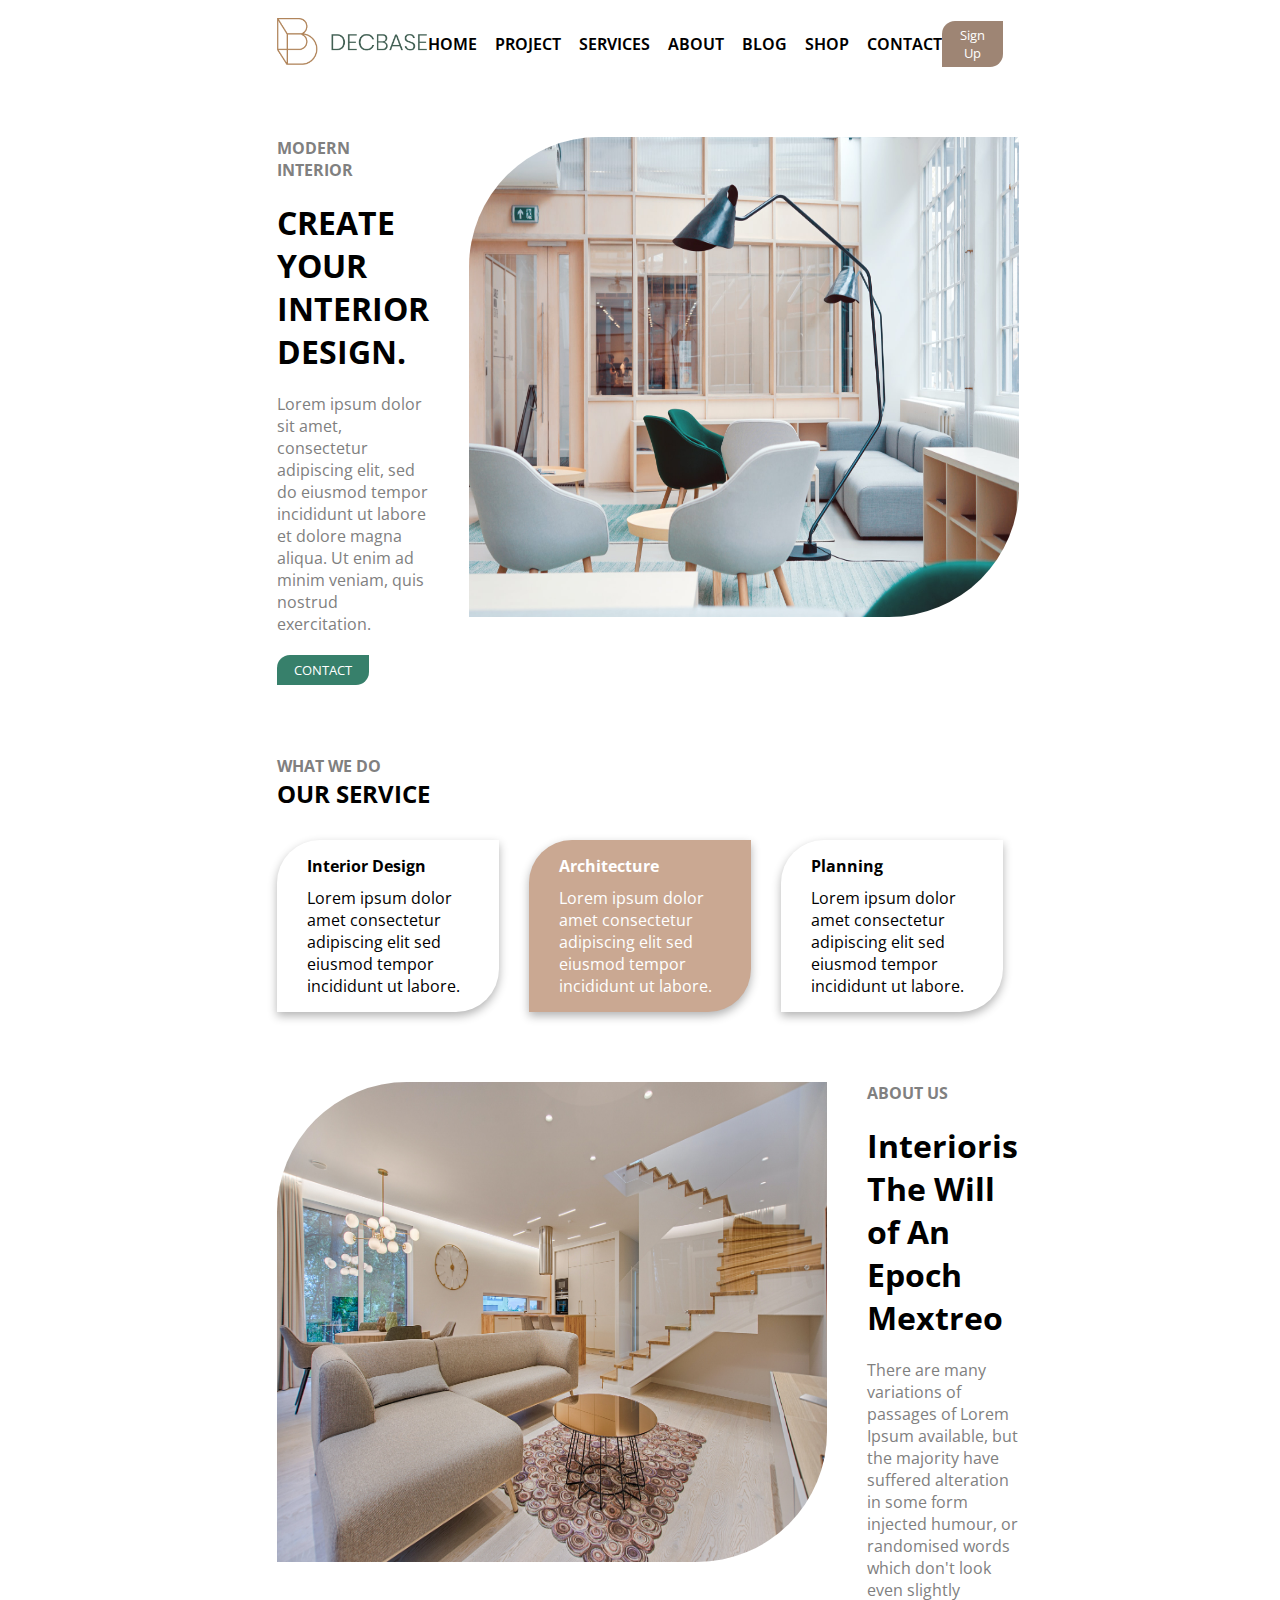
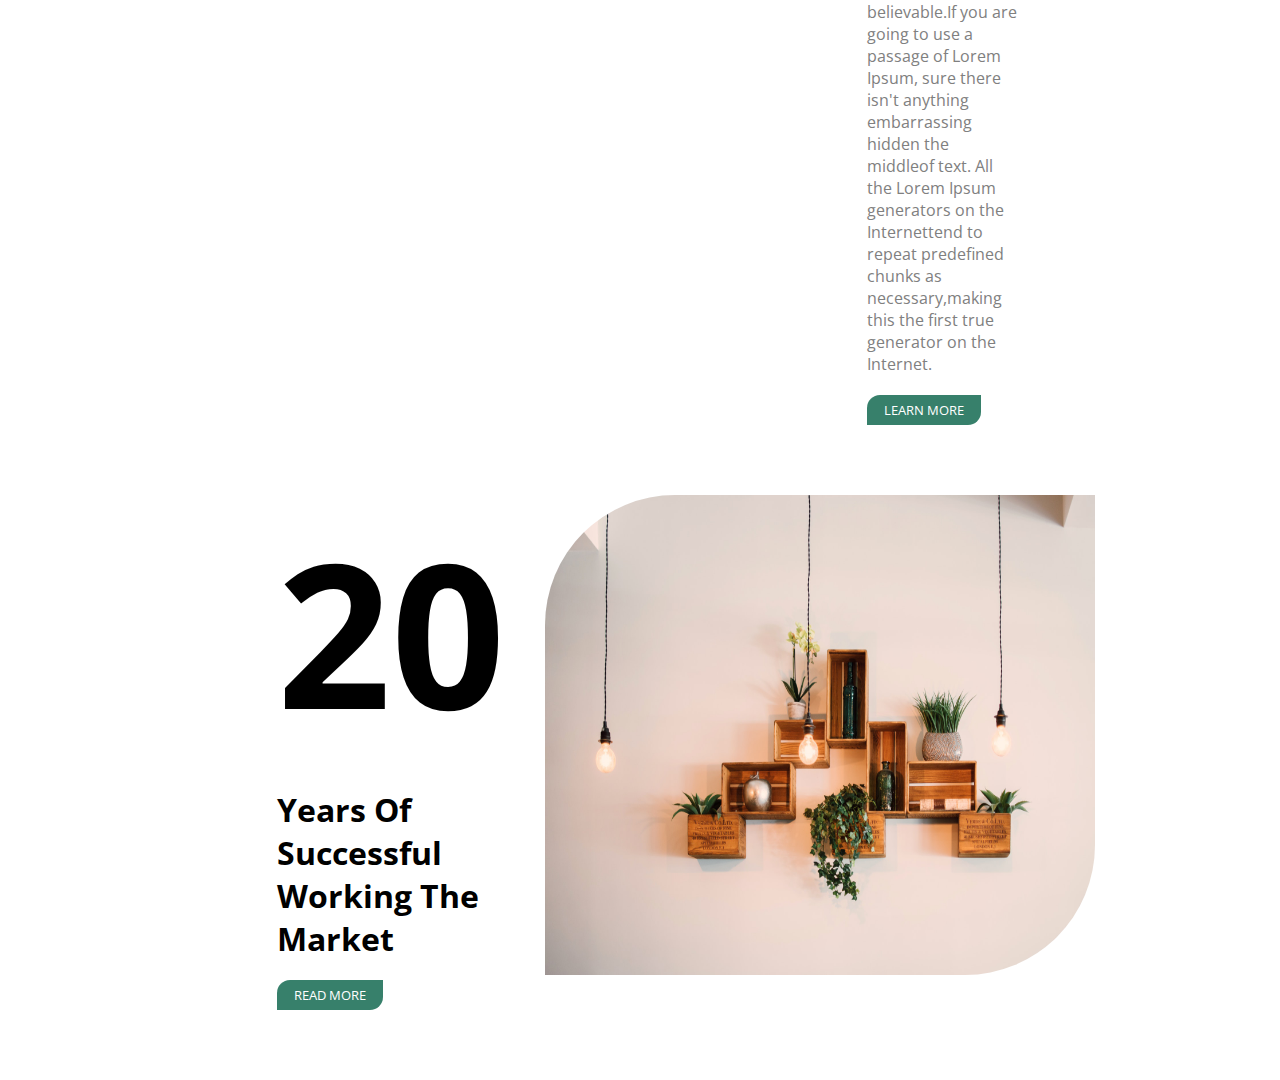
<file: lesson_5/index.html>
<!DOCTYPE html>
<html lang="en">
  <head>
    <meta charset="UTF-8" />
    <meta name="viewport" content="width=device-width, initial-scale=1.0" />
    <link rel="preconnect" href="https://fonts.googleapis.com" />
    <link rel="preconnect" href="https://fonts.gstatic.com" crossorigin />
    <link
      href="https://fonts.googleapis.com/css2?family=Open+Sans:ital,wght@0,300..800;1,300..800&display=swap"
      rel="stylesheet"
    />

    <link rel="stylesheet" href="style.css" />
    <title>Document</title>
  </head>
  <body>
    <div class="container">
      <nav class="navbar">
        <div class="logo"><img src="./logo.png" alt="" /></div>
        <div class="menu">
          <ul class="menuul">
            <li>HOME</li>
            <li>PROJECT</li>
            <li>SERVICES</li>
            <li>ABOUT</li>
            <li>BLOG</li>
            <li>SHOP</li>
            <li>CONTACT</li>
          </ul>
        </div>
        <button class="signup">Sign Up</button>
      </nav>
      <div class="post">
        <div class="wrapper1">
          <div class="text">
            <h4>MODERN INTERIOR</h4>
            <h1>CREATE YOUR INTERIOR DESIGN.</h1>
            <p>
              Lorem ipsum dolor sit amet, consectetur adipiscing elit, sed do
              eiusmod tempor incididunt ut labore et dolore magna aliqua. Ut
              enim ad minim veniam, quis nostrud exercitation.
            </p>
          </div>
          <div class="but">
            <button>CONTACT</button>
          </div>
        </div>
        <div class="rootImg"><img src="./rootImg.jpg" alt="" /></div>
      </div>
      <h4 class="bir">WHAT WE DO</h4>
      <h2 class="ikki">OUR SERVICE</h2>
      <div class="furnitures">
        <div class="f1">
          <h4>Interior Design</h4>
          <p>
            Lorem ipsum dolor amet consectetur adipiscing elit sed eiusmod
            tempor incididunt ut labore.
          </p>
        </div>
        <div class="f2">
          <h4>Architecture</h4>
          <p>
            Lorem ipsum dolor amet consectetur adipiscing elit sed eiusmod
            tempor incididunt ut labore.
          </p>
        </div>
        <div class="f3">
          <h4>Planning</h4>
          <p>
            Lorem ipsum dolor amet consectetur adipiscing elit sed eiusmod
            tempor incididunt ut labore.
          </p>
        </div>
      </div>
      <div class="post">
        <div class="rootImg2"><img src="./rasm2.jpg" alt="" /></div>
        <div class="wrapper1">
          <div class="text">
            <h4>ABOUT US</h4>
            <h1>Interioris The Will of An Epoch Mextreo</h1>
            <p>
              There are many variations of passages of Lorem Ipsum available,
              but the majority have suffered alteration in some form injected
              humour, or randomised words which don't look even slightly
              believable.If you are going to use a passage of Lorem Ipsum, sure
              there isn't anything embarrassing hidden the middleof text. All
              the Lorem Ipsum generators on the Internettend to repeat
              predefined chunks as necessary,making this the first true
              generator on the Internet.
            </p>
          </div>
          <div class="but">
            <button>LEARN MORE</button>
          </div>
        </div>
      </div>
      <div class="post">
        <div class="wrapper1">
          <div class="text">
            <h1 class="yigirma">20</h1>
            <h1>Years Of Successful Working The Market</h1>
          </div>
          <div class="but">
            <button>READ MORE</button>
          </div>
        </div>
        <div class="rootImg2"><img src="./rasm3.jpg" alt="" /></div>
      </div>
    </div>
  </body>
</html>
</file>
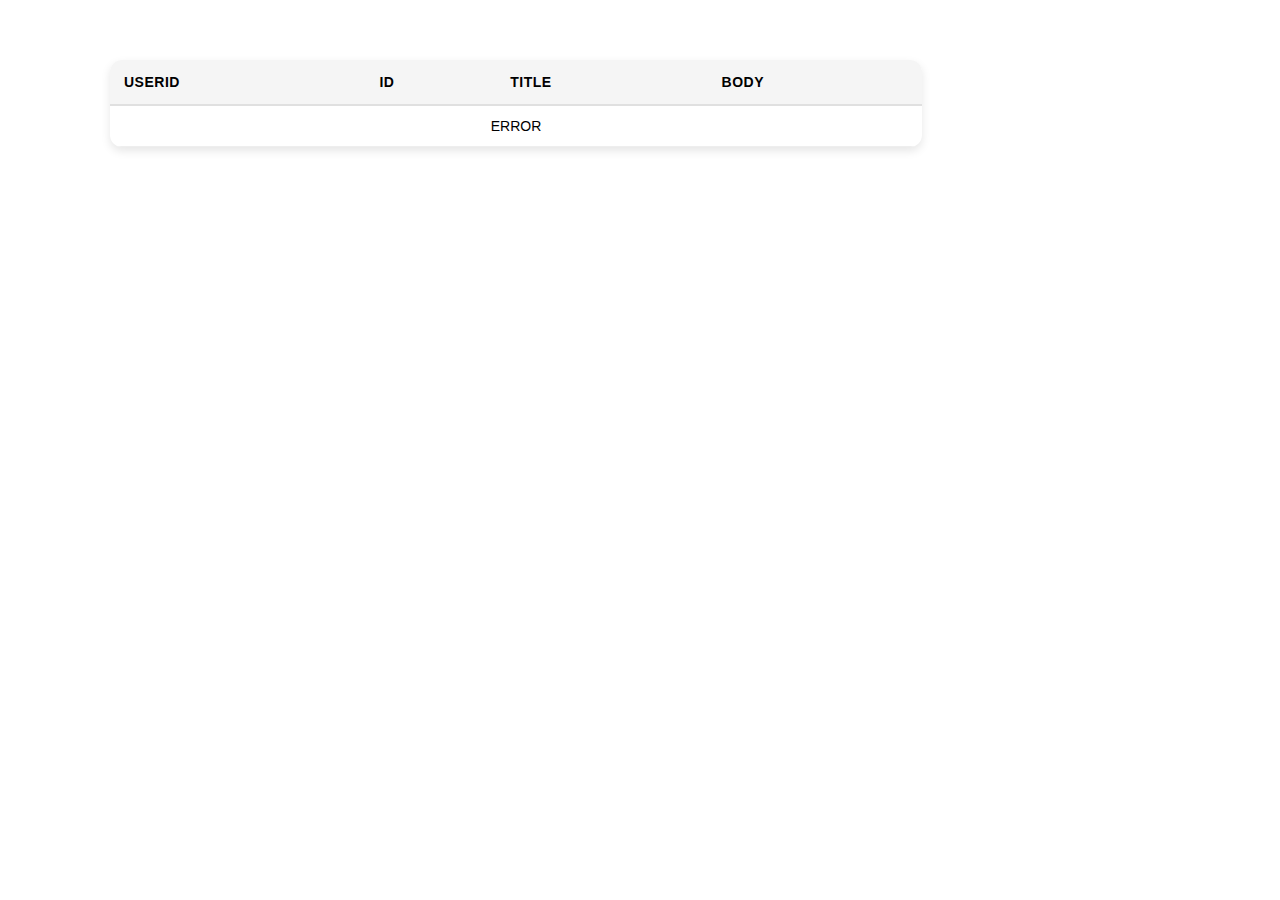
<file: lesson_4/posts/index.html>
<!DOCTYPE html>
<html lang="en">
  <head>
    <meta charset="UTF-8" />
    <meta name="viewport" content="width=device-width, initial-scale=1.0" />
    <link rel="stylesheet" href="./css/style.css" />
    <title>Document</title>
  </head>
  <body>
    <div class="container"><div class="table">
        <div class="table-container">
            <table id="usersTable">
                <thead>
                    <tr>
                        <th>USERID</th>
                        <th>ID</th>
                        <th>TITLE</th>
                        <th>BODY</th>
                    </tr>
                </thead>
                <tbody id="tbody">
                </tbody>
            </table>
        </div>
        <div id="cards" class="cards"></div>

    </div>
    
    <script src="main.js"></script>
  </body>
</html>
</file>
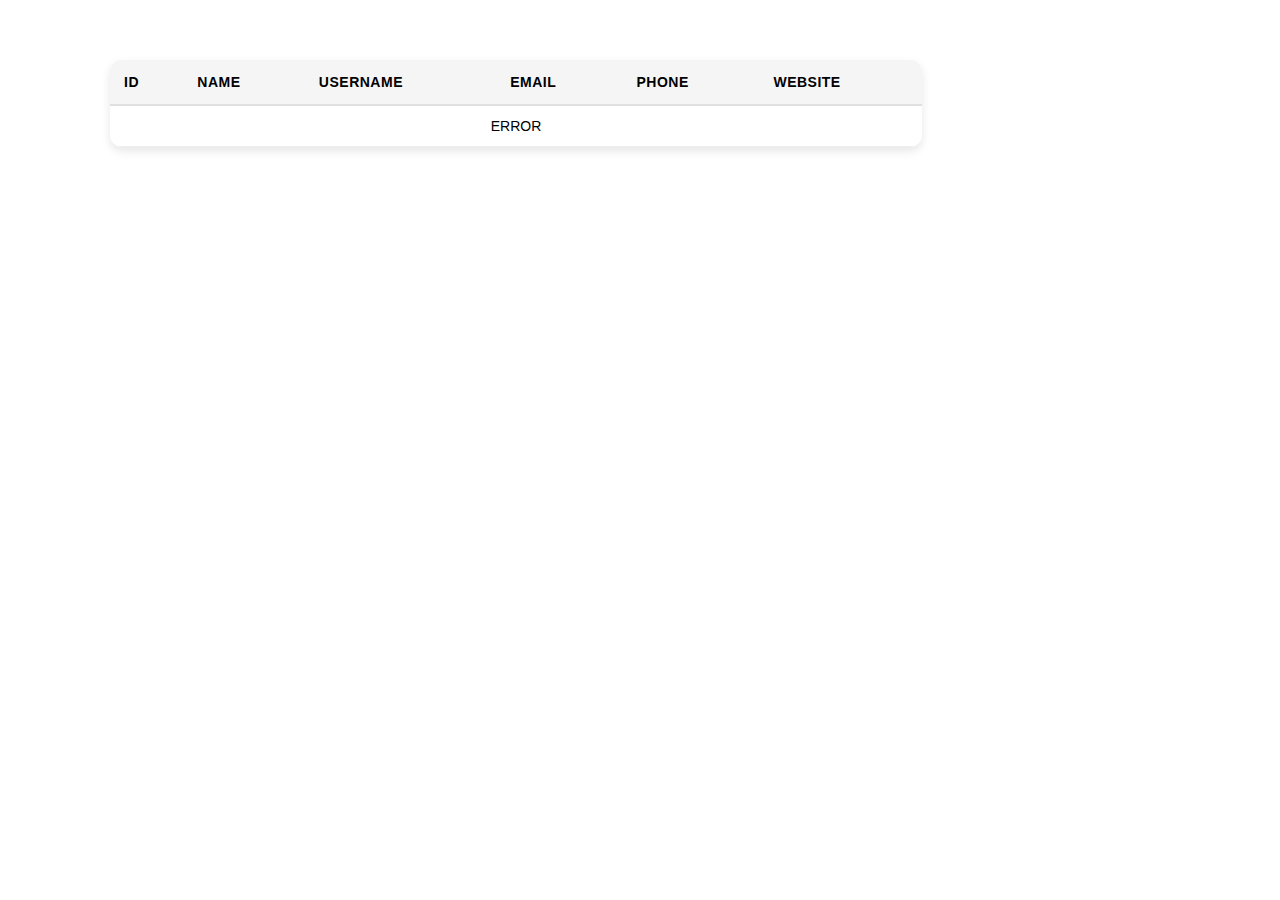
<file: lesson_4/users/index.html>
<!DOCTYPE html>
<html lang="en">
  <head>
    <meta charset="UTF-8" />
    <meta name="viewport" content="width=device-width, initial-scale=1.0" />
    <link rel="stylesheet" href="./css/style.css" />
    <title>Document</title>
  </head>
  <body>
    <div class="container"><div class="table">
        <div class="table-container">
            <table id="usersTable">
                <thead>
                    <tr>
                        <th>ID</th>
                        <th>Name</th>
                        <th>Username</th>
                        <th>Email</th>
                        <th>Phone</th>
                        <th>Website</th>
                    </tr>
                </thead>
                <tbody id="tbody">
                </tbody>
            </table>
        </div>
        <div id="cards" class="cards"></div>

    </div>
    
    <script src="main.js"></script>
  </body>
</html>
</file>
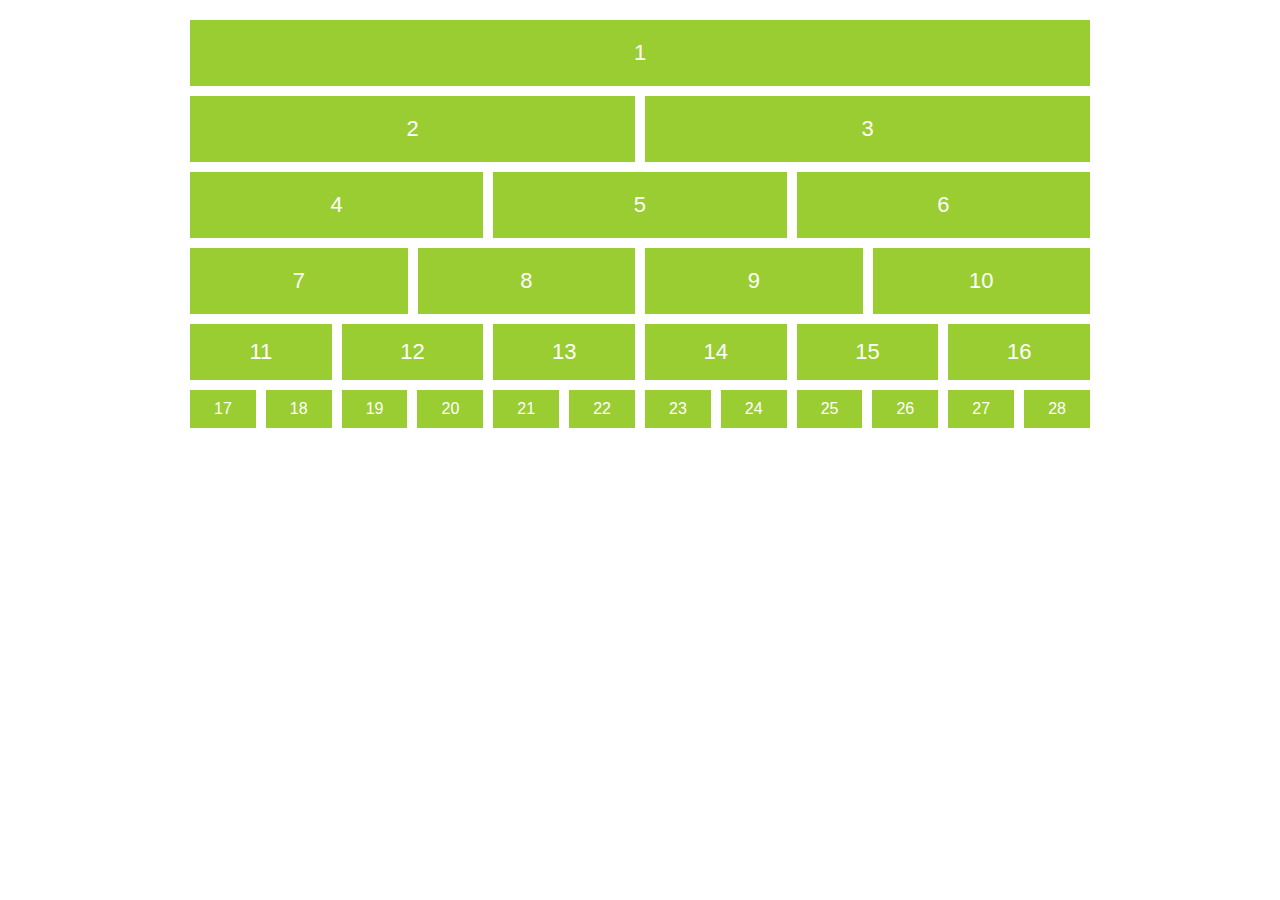
<file: lesson_2/12_column_grid_green.html>
<!DOCTYPE html>
<html lang="en">
  <head>
    <meta charset="UTF-8" />
    <meta name="viewport" content="width=device-width, initial-scale=1.0" />
    <link rel="stylesheet" href="1.css" />
    <title>Document</title>
  </head>
  <body>
    <div class="container">
      <div class="box big">1</div>

      <div class="row">
        <div class="box mid">2</div>
        <div class="box mid">3</div>
      </div>

      <div class="row">
        <div class="box mid">4</div>
        <div class="box mid">5</div>
        <div class="box mid">6</div>
      </div>

      <div class="row">
        <div class="box small">7</div>
        <div class="box small">8</div>
        <div class="box small">9</div>
        <div class="box small">10</div>
      </div>

      <div class="row">
        <div class="box small2">11</div>
        <div class="box small2">12</div>
        <div class="box small2">13</div>
        <div class="box small2">14</div>
        <div class="box small2">15</div>
        <div class="box small2">16</div>
      </div>

      <div class="row row28">
        <div class="box tiny">17</div>
        <div class="box tiny">18</div>
        <div class="box tiny">19</div>
        <div class="box tiny">20</div>
        <div class="box tiny">21</div>
        <div class="box tiny">22</div>
        <div class="box tiny">23</div>
        <div class="box tiny">24</div>
        <div class="box tiny">25</div>
        <div class="box tiny">26</div>
        <div class="box tiny">27</div>
        <div class="box tiny">28</div>
      </div>
    </div>
  </body>
</html>
</file>
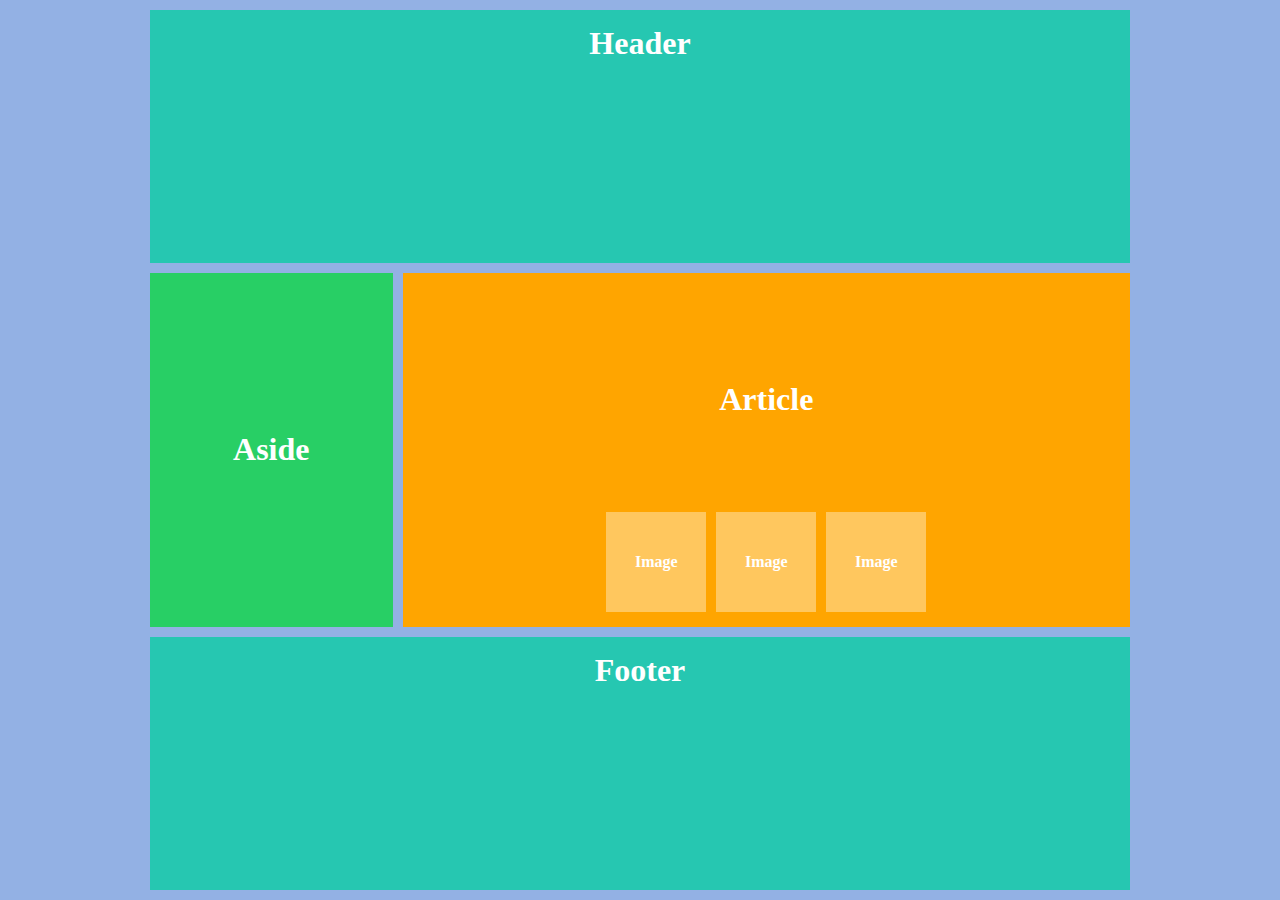
<file: lesson_2/css-layout-1.html>
<!DOCTYPE html>
<html lang="en">
  <head>
    <meta charset="UTF-8" />
    <meta name="viewport" content="width=device-width, initial-scale=1.0" />
    <link rel="stylesheet" href="2.css" />
    <title>Document</title>
  </head>
  <body>
    <div class="wrapper">
      <div class="header"><h1>Header</h1></div>
      <div class="aside"><h1>Aside</h1></div>
      <div class="article">
        <h1>Article</h1>

        <div class="images-container">
          <div class="image"><h1>Image</h1></div>
          <div class="image"><h1>Image</h1></div>
          <div class="image"><h1>Image</h1></div>
        </div>
      </div>
      <div class="footer">
        <h1>Footer</h1>
      </div>
    </div>
  </body>
</html>
</file>
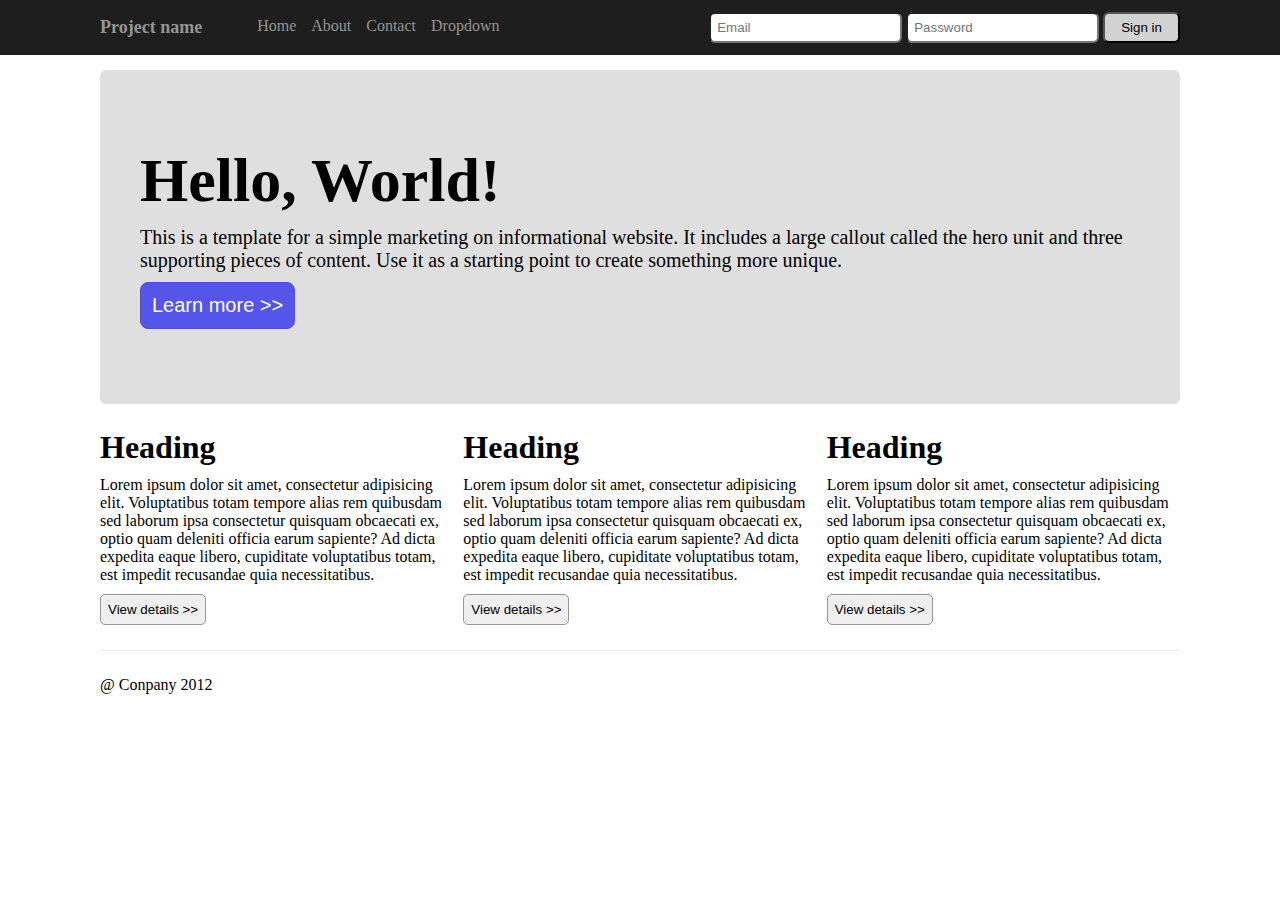
<file: lesson_3/task_2.html>
<!DOCTYPE html>
<html lang="en">
  <head>
    <meta charset="UTF-8" />
    <meta name="viewport" content="width=device-width, initial-scale=1.0" />
    <link rel="stylesheet" href="task_2.css" />
    <title>Document</title>
  </head>
  <body>
    <div class="container">
      <nav class="navbar">
        <div class="nav-first">
          <h1 class="logo">Project name</h1>
          <ul class="menu">
            <li>Home</li>
            <li>About</li>
            <li>Contact</li>
            <li>Dropdown</li>
          </ul>
        </div>
        <div class="nav-second">
          <input type="email" placeholder="Email" />
          <input type="password" placeholder="Password" />
          <button>Sign in</button>
        </div>
      </nav>
      <div class="root">
        <h1>Hello, World!</h1>
        <p>
          This is a template for a simple marketing on informational website. It
          includes a large callout called the hero unit and three supporting
          pieces of content. Use it as a starting point to create something more
          unique.
        </p>
        <button class="learn">Learn more >></button>
      </div>
      <div class="posts">
        <div class="card">
          <h1>Heading</h1>
          <p>
            Lorem ipsum dolor sit amet, consectetur adipisicing elit.
            Voluptatibus totam tempore alias rem quibusdam sed laborum ipsa
            consectetur quisquam obcaecati ex, optio quam deleniti officia earum
            sapiente? Ad dicta expedita eaque libero, cupiditate voluptatibus
            totam, est impedit recusandae quia necessitatibus.
          </p>
          <button>View details >></button>
        </div>
        <div class="card">
          <h1>Heading</h1>
          <p>
            Lorem ipsum dolor sit amet, consectetur adipisicing elit.
            Voluptatibus totam tempore alias rem quibusdam sed laborum ipsa
            consectetur quisquam obcaecati ex, optio quam deleniti officia earum
            sapiente? Ad dicta expedita eaque libero, cupiditate voluptatibus
            totam, est impedit recusandae quia necessitatibus.
          </p>
          <button>View details >></button>
        </div>
        <div class="card">
          <h1>Heading</h1>
          <p>
            Lorem ipsum dolor sit amet, consectetur adipisicing elit.
            Voluptatibus totam tempore alias rem quibusdam sed laborum ipsa
            consectetur quisquam obcaecati ex, optio quam deleniti officia earum
            sapiente? Ad dicta expedita eaque libero, cupiditate voluptatibus
            totam, est impedit recusandae quia necessitatibus.
          </p>
          <button>View details >></button>
        </div>
      </div>
      <p class="under"> @ Conpany 2012</p>
    </div>
  </body>
</html>
</file>
<file: lesson_5/style.css>
* {
  margin: 0;
  padding: 0;
  box-sizing: border-box;
  font-family: "Open Sans", sans-serif;
  background-color: #ffffff;
}

.container {
  max-width: 1920px;
  width: auto;
  margin: 0 277px;
}

.navbar {
  align-items: center;
  height: 47px;
  margin: 20px 0;
  display: flex;
  justify-content: space-between;
}

.navbar img {
  width: 151px;
  height: 47px;
}

.menuul {
  font-weight: 650;
  font-size: 16px;
  display: flex;
  gap: 18px;
  list-style: none;
}

.menuul li:hover {
  color: gray;
}

.signup {
  color: white;
  padding: 5px 14px;
  background-color: #9e8574;
  border-top-left-radius: 13px;
  border-bottom-right-radius: 13px;
  border: none;
}

.signup:hover {
  background-color: #caa892;
}

.post {
  margin: 70px auto;
  display: flex;
  text-align: center;
  justify-content: space-between;
  gap: 40px;
}

.wrapper1 {
  display: flex;
  justify-content: center;
  align-items: center;
  text-align: left;
  flex-direction: column;
}

.wrapper1 button {
  color: white;
  padding: 6px 17px;
  background-color: #37806b;
  border-top-left-radius: 13px;
  border-bottom-right-radius: 13px;
  border: none;
}

.but {
  display: flex;
  align-self: start;
}
.wrapper1 button:hover {
  background-color: #49a78c;
}

.text h4 {
  margin-bottom: 20px;
  color: gray;
}

.text h1 {
  margin-bottom: 20px;
}

.text p {
  margin-bottom: 20px;
  color: gray;
}

.rootImg img {
  width: 550px;
  height: 480px;
  border-top-left-radius: 130px;
  border-bottom-right-radius: 130px;
}

.bir {
  color: gray;
}

.ikki {
  margin-bottom: 30px;
}

.furnitures {
  display: flex;
  gap: 30px;
}

.furnitures div {
  display: grid;
  align-items: center;
  justify-content: center;
  padding: 15px 30px;
  border-top-left-radius: 43px;
  border-bottom-right-radius: 43px;
  box-shadow: 0 4px 10px rgba(0, 0, 0, 0.3);
}

.furnitures div h4 {
  margin-bottom: 10px;
}

.f2 {
  background-color: #caa892;
  color: white;
}

.f2 h4 {
  background-color: #caa892;
}

.f2 p {
  background-color: #caa892;
}

.rootImg2 img {
  width: 550px;
  height: 480px;
  border-top-left-radius: 130px;
  border-bottom-right-radius: 130px;
}

.yigirma{
  font-size: 200px;
}
</file>
<file: lesson_4/posts/css/style.css>
* {
  box-sizing: border-box;
  padding: 0;
  margin: 0;
  max-width: 1032px;
  width: auto;
}

.container {
  margin: 40px 90px;
}

.table-container {
  width: 100%;
  overflow-x: auto;
  padding: 20px;
}

table {
  width: 100%;
  border-collapse: collapse;
  background: #fff;
  border-radius: 12px;
  overflow: hidden;
  font-family: sans-serif;
  box-shadow: 0 4px 10px rgba(0, 0, 0, 0.1);
}
table thead {
  background: #f5f5f5;
}
table thead th {
  padding: 14px;
  text-align: left;
  font-weight: 600;
  font-size: 14px;
  text-transform: uppercase;
  letter-spacing: 0.5px;
  border-bottom: 2px solid #e0e0e0;
}
table tbody tr {
  transition: 0.2s;
}
table tbody tr:nth-child(even) {
  background: #fafafa;
}
table tbody tr:hover {
  background: #e8f4ff;
}
table tbody tr td {
  padding: 12px 14px;
  font-size: 14px;
  border-bottom: 1px solid #eee;
}

.loader {
  width: 50px;
  aspect-ratio: 1;
  display: grid;
  border-radius: 50%;
  background: linear-gradient(0deg, rgba(0, 0, 0, 0.5) 30%, rgba(0, 0, 0, 0) 0 70%, rgb(0, 0, 0) 0) 50%/8% 100%, linear-gradient(90deg, rgba(0, 0, 0, 0.25) 30%, rgba(0, 0, 0, 0) 0 70%, rgba(0, 0, 0, 0.75) 0) 50%/100% 8%;
  background-repeat: no-repeat;
  animation: l23 1s infinite steps(12);
}

.loader::before,
.loader::after {
  content: "";
  grid-area: 1/1;
  border-radius: 50%;
  background: inherit;
  opacity: 0.915;
  transform: rotate(30deg);
}

.loader::after {
  opacity: 0.83;
  transform: rotate(60deg);
}

@keyframes l23 {
  100% {
    transform: rotate(1turn);
  }
}
.cards {
  margin-top: 40px;
  display: grid;
  grid-template-columns: repeat(auto-fill, minmax(260px, 1fr));
  gap: 20px;
}

.card {
  background: #fff;
  padding: 20px;
  border-radius: 12px;
  box-shadow: 0 4px 12px rgba(0, 0, 0, 0.1);
  font-family: sans-serif;
  transition: 0.2s;
}
.card h3 {
  margin-bottom: 10px;
  font-size: 20px;
}
.card p {
  margin: 6px 0;
  font-size: 14px;
}
.card:hover {
  transform: translateY(-5px);
  box-shadow: 0 8px 18px rgba(0, 0, 0, 0.15);
}

/*# sourceMappingURL=style.css.map */
</file>
<file: lesson_4/users/css/style.css>
* {
  box-sizing: border-box;
  padding: 0;
  margin: 0;
  max-width: 1032px;
  width: auto;
}

.container {
  margin: 40px 90px;
}

.table-container {
  width: 100%;
  overflow-x: auto;
  padding: 20px;
}

table {
  width: 100%;
  border-collapse: collapse;
  background: #fff;
  border-radius: 12px;
  overflow: hidden;
  font-family: sans-serif;
  box-shadow: 0 4px 10px rgba(0, 0, 0, 0.1);
}
table thead {
  background: #f5f5f5;
}
table thead th {
  padding: 14px;
  text-align: left;
  font-weight: 600;
  font-size: 14px;
  text-transform: uppercase;
  letter-spacing: 0.5px;
  border-bottom: 2px solid #e0e0e0;
}
table tbody tr {
  transition: 0.2s;
}
table tbody tr:nth-child(even) {
  background: #fafafa;
}
table tbody tr:hover {
  background: #e8f4ff;
}
table tbody tr td {
  padding: 12px 14px;
  font-size: 14px;
  border-bottom: 1px solid #eee;
}

.loader {
  width: 50px;
  aspect-ratio: 1;
  display: grid;
  border-radius: 50%;
  background: linear-gradient(0deg, rgba(0, 0, 0, 0.5) 30%, rgba(0, 0, 0, 0) 0 70%, rgb(0, 0, 0) 0) 50%/8% 100%, linear-gradient(90deg, rgba(0, 0, 0, 0.25) 30%, rgba(0, 0, 0, 0) 0 70%, rgba(0, 0, 0, 0.75) 0) 50%/100% 8%;
  background-repeat: no-repeat;
  animation: l23 1s infinite steps(12);
}

.loader::before,
.loader::after {
  content: "";
  grid-area: 1/1;
  border-radius: 50%;
  background: inherit;
  opacity: 0.915;
  transform: rotate(30deg);
}

.loader::after {
  opacity: 0.83;
  transform: rotate(60deg);
}

@keyframes l23 {
  100% {
    transform: rotate(1turn);
  }
}
.cards {
  margin-top: 40px;
  display: grid;
  grid-template-columns: repeat(auto-fill, minmax(260px, 1fr));
  gap: 20px;
}

.card {
  background: #fff;
  padding: 20px;
  border-radius: 12px;
  box-shadow: 0 4px 12px rgba(0, 0, 0, 0.1);
  font-family: sans-serif;
  transition: 0.2s;
}
.card h3 {
  margin-bottom: 10px;
  font-size: 20px;
}
.card p {
  margin: 6px 0;
  font-size: 14px;
}
.card:hover {
  transform: translateY(-5px);
  box-shadow: 0 8px 18px rgba(0, 0, 0, 0.15);
}

/*# sourceMappingURL=style.css.map */
</file>
<file: lesson_2/1.css>
* {
  margin: 0;
  padding: 0;
  box-sizing: border-box;
}

.container {
  width: 900px;
  margin: 20px auto;
  font-family: sans-serif;
}

.row {
  display: flex;
  gap: 10px;
  margin: 10px 0;
}

.box {
  background: #9acd32;
  text-align: center;
  padding: 20px 0;
  font-size: 22px;
  color: white;
}

.big {
  width: 100%;
}

.mid {
  flex: 1;
}

.small {
  flex: 1;
}

.small2 {
  flex: 1;
  padding: 15px 0;
}

.tiny {
  flex: 1;
  padding: 10px 0;
}

.row28 .tiny {
  font-size: 16px;
}
</file>
<file: lesson_2/2.css>
* {
  margin: 0;
  padding: 0;
  box-sizing: border-box;
}

body {
  background-color: rgb(147, 177, 228);
  max-width: 1000px;
  width: 100%;
  text-align: center;
  align-items: center;
  justify-content: center;
  margin: 0 auto;
}

.wrapper {
  display: grid;
  gap: 10px;
  padding: 10px;
  grid-template-columns: 1fr 3fr;
  min-height: 100vh;
}

.header {
  padding: 15px;
  background-color: rgb(38, 199, 177);
  grid-column: 1 / 2;
  text-align: center;
}

.aside {
  background-color: rgb(40, 207, 101);
  padding: 15px;
  display: flex;
  align-items: center;
  justify-content: center;
}

.article {
  background-color: orange;
  padding: 15px;
  display: flex;
  flex-direction: column;
}

.article h1 {
  margin-top: auto;
  margin-bottom: auto;
  align-self: center;
}

.images-container {
  display: flex;
  gap: 10px;
  justify-content: center;
}

.image {
  background-color: rgb(255, 199, 94);
  height: 100px;
  width: 100px;
  display: flex;
  align-items: center;
  justify-content: center;
}

.image h1 {
  font-size: 16px;
  margin: 0;
}

.footer {
  padding: 15px;
  background-color: rgb(38, 199, 177);
  grid-column: 1/2;
  text-align: center;
}

h1 {
  color: white;
}

.wrapper div:first-child {
  grid-column-start: 1;
  grid-column-end: 3;
}

.wrapper div:last-child {
  grid-column-start: 1;
  grid-column-end: 3;
}
</file>
<file: lesson_3/task_2.css>
* {
  margin: 0;
  padding: 0;
  box-sizing: border-box;
}

.navbar {
  height: 55px;
  padding: 0 40px;
  display: flex;
  justify-content: space-between;
  background-color: rgb(30, 30, 30);
  align-items: center;
  padding: 5px 50px;
  gap: 25px;
  max-width: 100%;
  width: auto;
}

.nav-first {
  display: flex;
  gap: 25px;
  padding: 5px 50px;
}

.logo {
  font-size: 18px;
  color: rgb(150, 149, 149);
}

.menu {
  margin: 0 30px;
  list-style: none;
  display: flex;
  color: rgb(150, 149, 149);
  gap: 15px;
}

.menu li:hover {
  background-color: black;
  color: white;
}

.nav-second {
  display: flex;
  gap: 4px;
  padding: 5px 50px;
}

.nav-second input {
  padding: 6px;
  border-radius: 6px;
}

.nav-second button {
  padding: 6px 16px;
  background-color: rgb(210, 210, 210);
  border-radius: 6px;
}

.root {
  margin: 15px 100px;
  border-radius: 6px;
  background-color: rgb(224, 223, 223);
  padding: 70px 20px;
}

.root h1 {
  font-size: 62px;
  padding: 5px 20px;
}

.root p {
  font-size: 20px;
  padding: 5px 20px;
}

.root button {
  font-size: 20px;
  margin: 5px 20px;
  padding: 11px;
  border-radius: 8px;
  background-color: rgb(85, 85, 233);
  color: white;
  border: 1px solid rgb(77, 77, 216);
}

.root button:hover {
  background-color: rgb(72, 72, 174);
  border: 1px solid rgb(70, 70, 161);
}

.posts {
  margin: 25px 100px;
  display: flex;
  gap: 10px;
  border-bottom: 1px solid rgb(237, 236, 236);
}

.card h1 {
  margin-bottom: 10px;
}

.card p {
  margin-bottom: 10px;
}

.card button {
  padding: 7px;
  border-radius: 5px;
  border: 1px solid rgb(150, 149, 149);
  margin-bottom: 25px;
}

.card button:hover {
  background-color: rgb(224, 222, 222);
}

.under {
  margin: 25px 100px;
}
</file>
